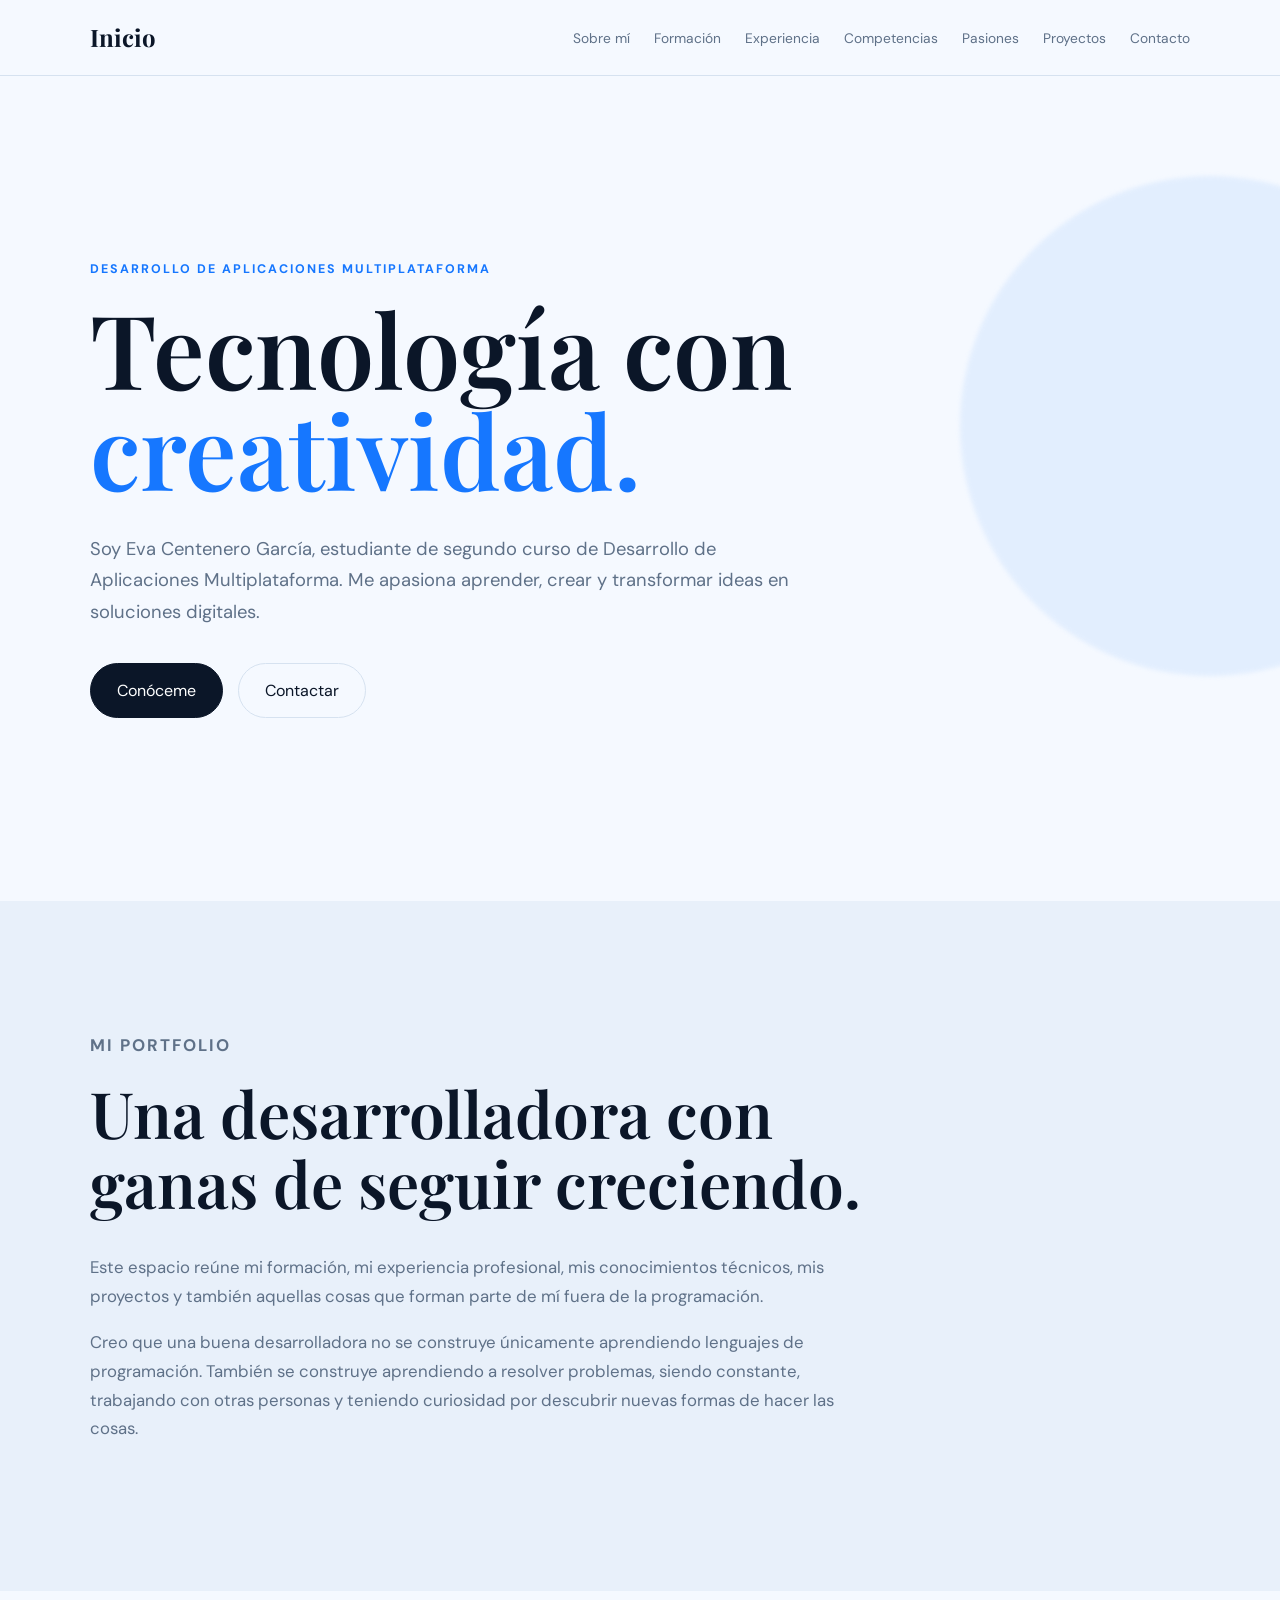
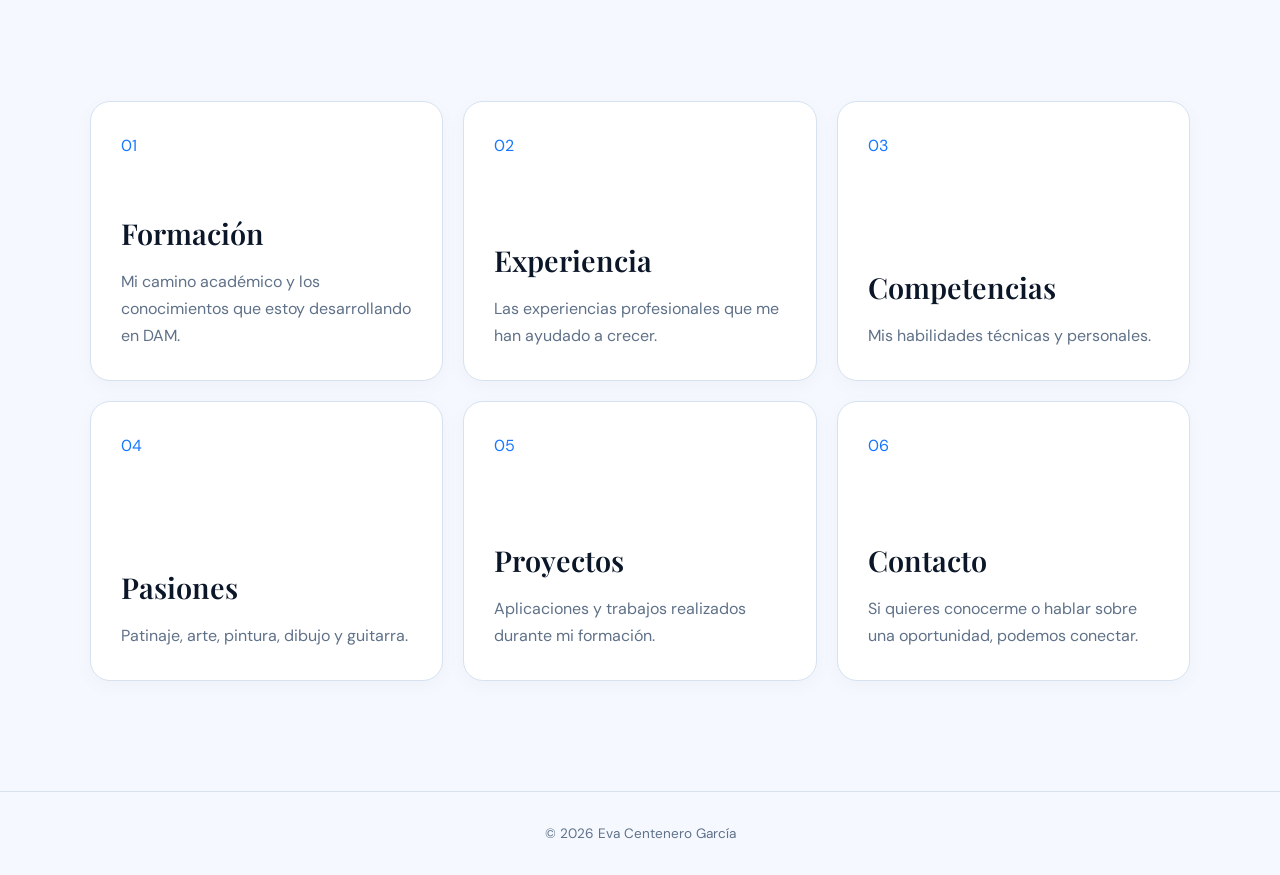
<file: index.html>
<!DOCTYPE html>
<html lang="es">
<head>
    <meta charset="UTF-8">
    <meta name="viewport" content="width=device-width, initial-scale=1.0">
    <meta name="description"
          content="Portfolio profesional de Eva, estudiante de Desarrollo de Aplicaciones Multiplataforma.">
    <title>Eva Centenero García | Desarrolladora de Aplicaciones</title>

    <link rel="stylesheet" href="css.css">
</head>

<body>

<header class="header">
    <nav class="nav container">

        <a href="index.html" class="logo">
            Inicio
        </a>

        <ul class="nav-links">
            <li><a href="sobre-mi.html">Sobre mí</a></li>
            <li><a href="formacion.html">Formación</a></li>
            <li><a href="experiencia.html">Experiencia</a></li>
            <li><a href="competencias.html">Competencias</a></li>
            <li><a href="pasiones.html">Pasiones</a></li>
            <li><a href="proyectos.html">Proyectos</a></li>
            <li><a href="contacto.html">Contacto</a></li>
        </ul>

    </nav>
</header>


<main>

    <section class="hero">

        <div class="hero-content container">

            <p class="eyebrow">
                DESARROLLO DE APLICACIONES MULTIPLATAFORMA
            </p>

            <h1>
                Tecnología con
                <span>creatividad.</span>
            </h1>

            <p class="hero-text">
                Soy Eva Centenero García, estudiante de segundo curso de Desarrollo
                de Aplicaciones Multiplataforma. Me apasiona aprender,
                crear y transformar ideas en soluciones digitales.
            </p>

            <div class="hero-buttons">

                <a href="sobre-mi.html" class="btn">
                    Conóceme
                </a>

                <a href="contacto.html" class="btn btn-outline">
                    Contactar
                </a>

            </div>

        </div>

    </section>


    <section class="intro-section">

        <div class="container">

            <p class="eyebrow">
                MI PORTFOLIO
            </p>

            <h2>
               Una desarrolladora con ganas de seguir creciendo.
            </h2>

            <p>
                Este espacio reúne mi formación, mi experiencia profesional,
                mis conocimientos técnicos, mis proyectos y también aquellas
                cosas que forman parte de mí fuera de la programación.
            </p>

            <p>
                Creo que una buena desarrolladora no se construye únicamente
                aprendiendo lenguajes de programación. También se construye
                aprendiendo a resolver problemas, siendo constante, trabajando
                con otras personas y teniendo curiosidad por descubrir nuevas
                formas de hacer las cosas.
            </p>

        </div>

    </section>


    <section class="home-cards">

        <div class="container">

            <div class="cards-grid">

                <a href="formacion.html" class="home-card">
                    <span>01</span>
                    <h3>Formación</h3>
                    <p>
                        Mi camino académico y los conocimientos que estoy
                        desarrollando en DAM.
                    </p>
                </a>


                <a href="experiencia.html" class="home-card">
                    <span>02</span>
                    <h3>Experiencia</h3>
                    <p>
                        Las experiencias profesionales que me han ayudado
                        a crecer.
                    </p>
                </a>


                <a href="competencias.html" class="home-card">
                    <span>03</span>
                    <h3>Competencias</h3>
                    <p>
                        Mis habilidades técnicas y personales.
                    </p>
                </a>


                <a href="pasiones.html" class="home-card">
                    <span>04</span>
                    <h3>Pasiones</h3>
                    <p>
                        Patinaje, arte, pintura, dibujo y guitarra.
                    </p>
                </a>


                <a href="proyectos.html" class="home-card">
                    <span>05</span>
                    <h3>Proyectos</h3>
                    <p>
                        Aplicaciones y trabajos realizados durante mi formación.
                    </p>
                </a>


                <a href="contacto.html" class="home-card">
                    <span>06</span>
                    <h3>Contacto</h3>
                    <p>
                        Si quieres conocerme o hablar sobre una oportunidad,
                        podemos conectar.
                    </p>
                </a>

            </div>

        </div>

    </section>

</main>


<footer class="footer">
    <p>© 2026 Eva Centenero García</p>
</footer>

</body>
</html>
</file>
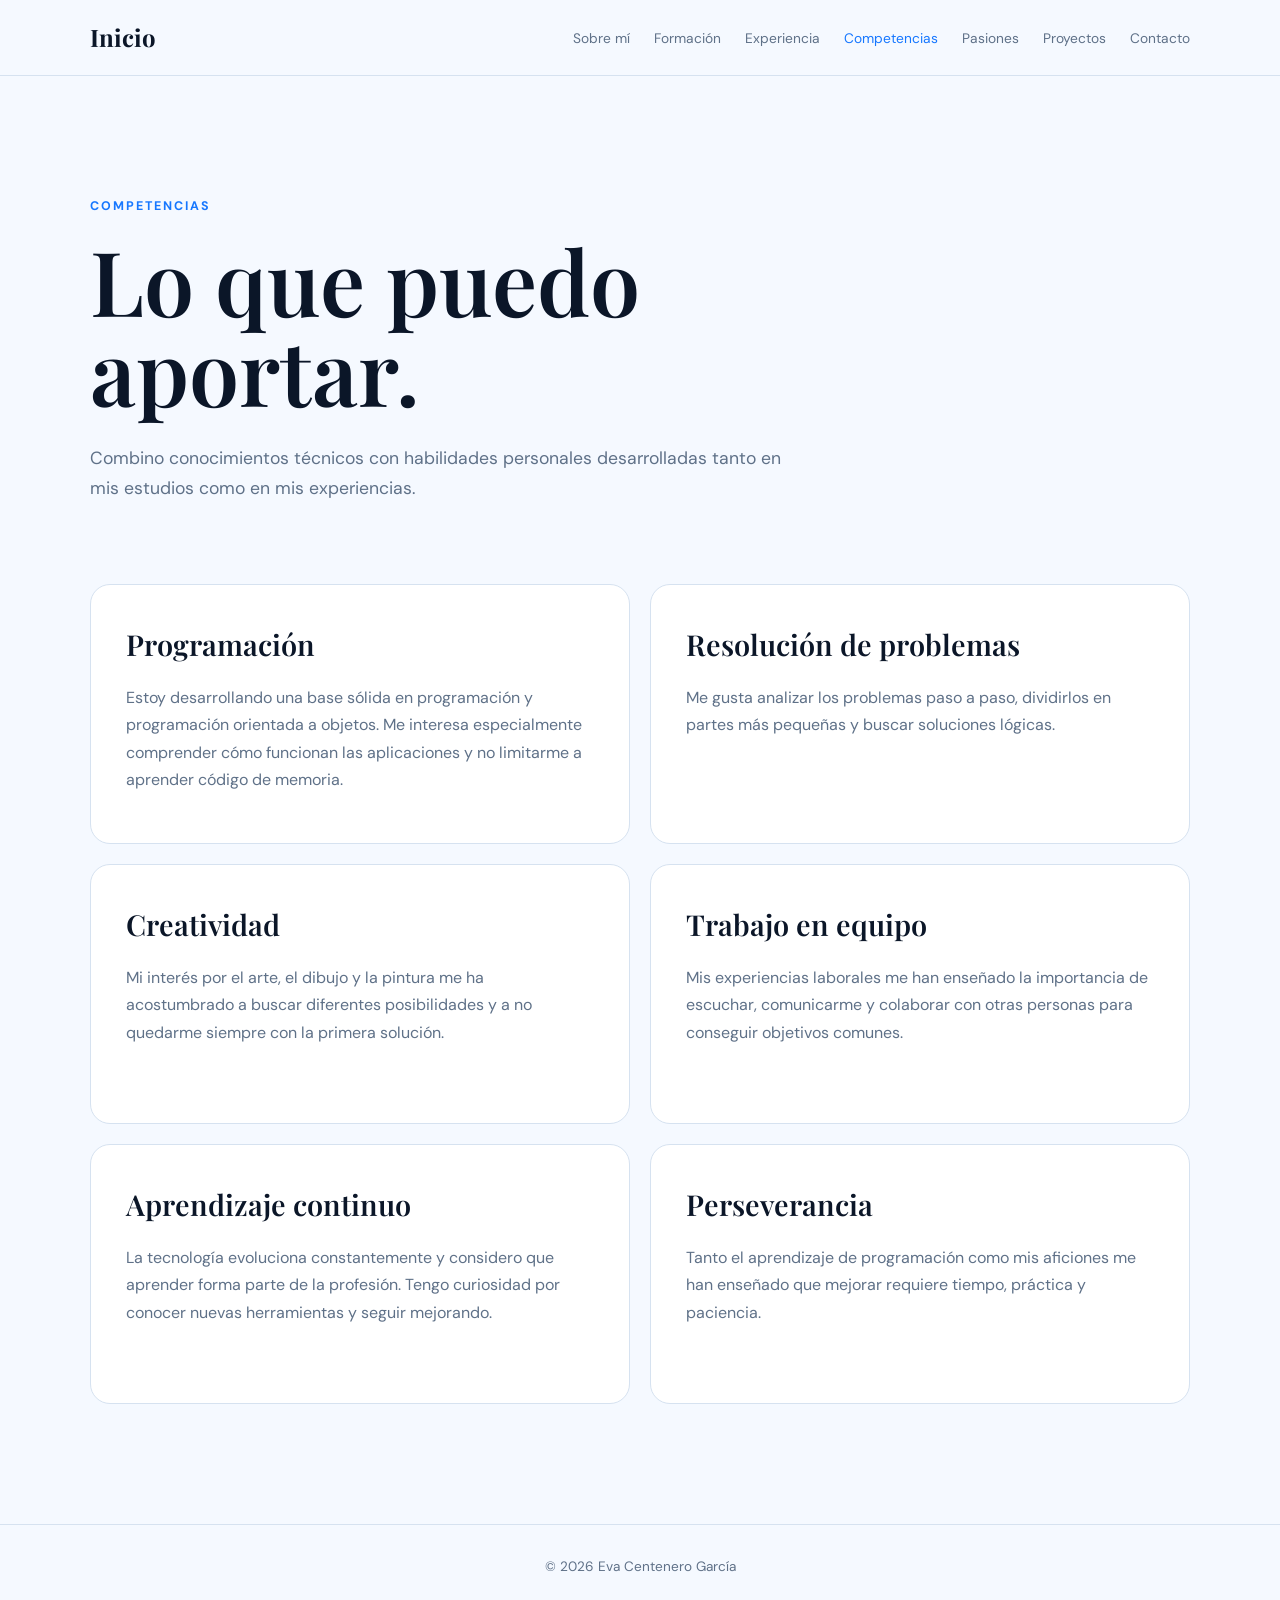
<file: competencias.html>
<!DOCTYPE html>
<html lang="es">

<head>
    <meta charset="UTF-8">
    <meta name="viewport" content="width=device-width, initial-scale=1.0">

    <title>Competencias | Eva Centenero</title>

    <link rel="stylesheet" href="css.css">
</head>

<body>

<header class="header">

    <nav class="nav container">

        <a href="index.html" class="logo">Inicio</a>

        <ul class="nav-links">
            <li><a href="sobre-mi.html">Sobre mí</a></li>
            <li><a href="formacion.html">Formación</a></li>
            <li><a href="experiencia.html">Experiencia</a></li>
            <li><a class="active" href="competencias.html">Competencias</a></li>
            <li><a href="pasiones.html">Pasiones</a></li>
            <li><a href="proyectos.html">Proyectos</a></li>
            <li><a href="contacto.html">Contacto</a></li>
        </ul>

    </nav>

</header>


<main class="page">

    <section class="page-header container">

        <p class="eyebrow">COMPETENCIAS</p>

        <h1>
            Lo que puedo<br>
            aportar.
        </h1>

        <p>
            Combino conocimientos técnicos con habilidades personales
            desarrolladas tanto en mis estudios como en mis experiencias.
        </p>

    </section>


    <section class="competence-section container">

        <div class="competence-grid">

            <article class="competence-card">

                <h2>Programación</h2>

                <p>
                    Estoy desarrollando una base sólida en programación y
                    programación orientada a objetos. Me interesa especialmente
                    comprender cómo funcionan las aplicaciones y no limitarme
                    a aprender código de memoria.
                </p>

            </article>


            <article class="competence-card">

                <h2>Resolución de problemas</h2>

                <p>
                    Me gusta analizar los problemas paso a paso, dividirlos
                    en partes más pequeñas y buscar soluciones lógicas.
                  
                </p>

            </article>


            <article class="competence-card">

                <h2>Creatividad</h2>

                <p>
                    Mi interés por el arte, el dibujo y la pintura me ha
                    acostumbrado a buscar diferentes posibilidades y a no
                    quedarme siempre con la primera solución.
                </p>

            </article>


            <article class="competence-card">

                <h2>Trabajo en equipo</h2>

                <p>
                    Mis experiencias laborales me han enseñado la importancia
                    de escuchar, comunicarme y colaborar con otras personas
                    para conseguir objetivos comunes.
                </p>

            </article>


            <article class="competence-card">

                <h2>Aprendizaje continuo</h2>

                <p>
                    La tecnología evoluciona constantemente y considero que
                    aprender forma parte de la profesión. Tengo curiosidad
                    por conocer nuevas herramientas y seguir mejorando.
                </p>

            </article>


            <article class="competence-card">

                <h2>Perseverancia</h2>

                <p>
                    Tanto el aprendizaje de programación como mis aficiones
                    me han enseñado que mejorar requiere tiempo, práctica y
                    paciencia.
                </p>

            </article>

        </div>

    </section>

</main>


<footer class="footer">
    <p>© 2026 Eva Centenero García</p>
</footer>

</body>
</html>
</file>
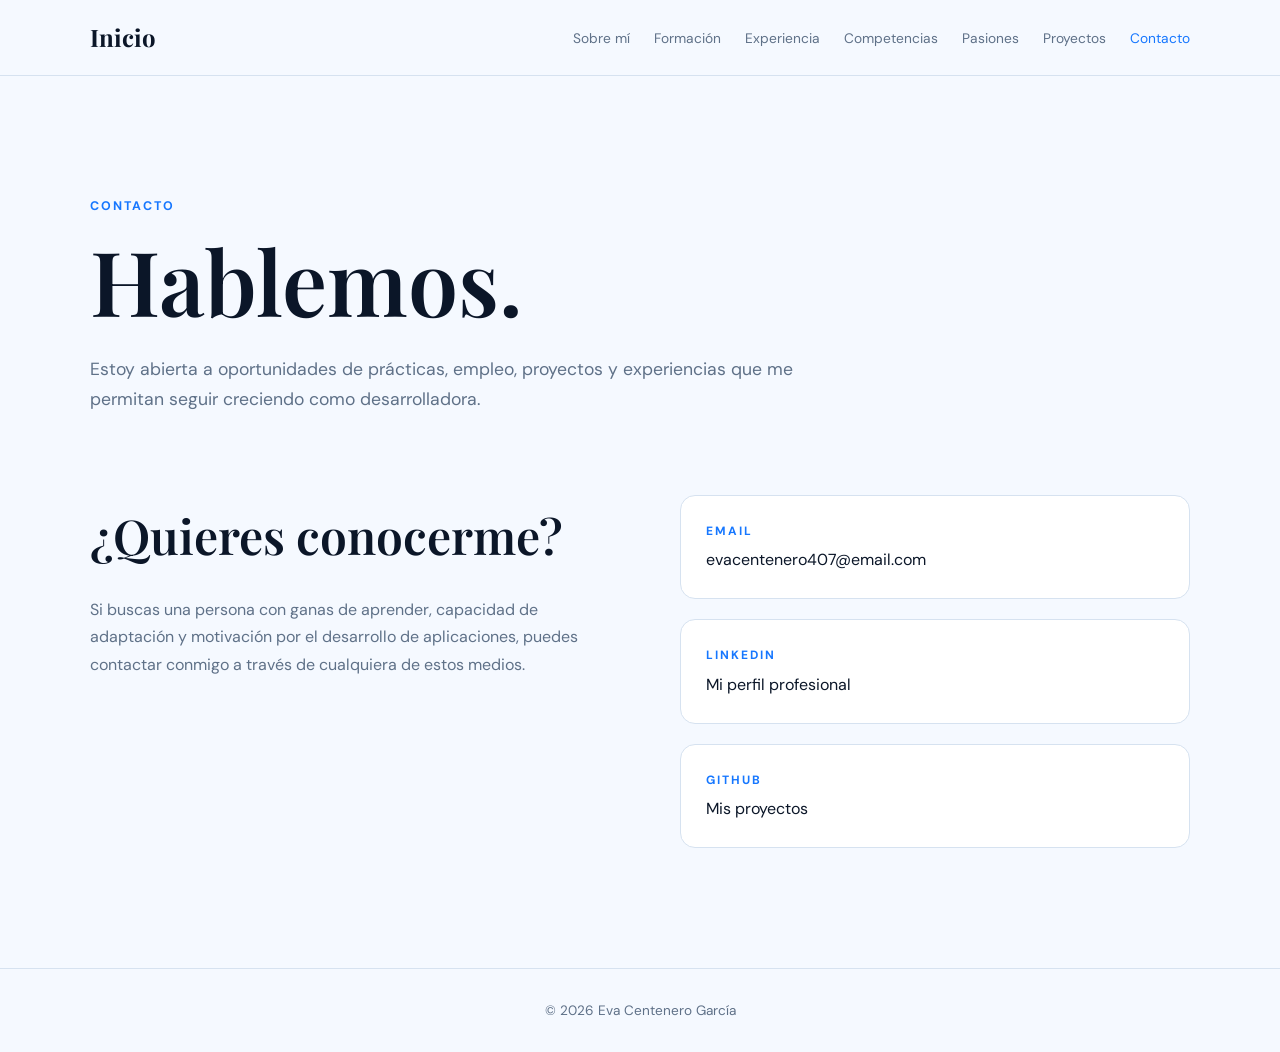
<file: contacto.html>
<!DOCTYPE html>
<html lang="es">

<head>
    <meta charset="UTF-8">
    <meta name="viewport" content="width=device-width, initial-scale=1.0">

    <title>Contacto | Eva Centenero</title>

    <link rel="stylesheet" href="css.css">
</head>

<body>

<header class="header">

    <nav class="nav container">

        <a href="index.html" class="logo">Inicio</a>

        <ul class="nav-links">
            <li><a href="sobre-mi.html">Sobre mí</a></li>
            <li><a href="formacion.html">Formación</a></li>
            <li><a href="experiencia.html">Experiencia</a></li>
            <li><a href="competencias.html">Competencias</a></li>
            <li><a href="pasiones.html">Pasiones</a></li>
            <li><a href="proyectos.html">Proyectos</a></li>
            <li><a class="active" href="contacto.html">Contacto</a></li>
        </ul>

    </nav>

</header>


<main class="page contact-page">

    <section class="page-header container">

        <p class="eyebrow">CONTACTO</p>

        <h1>
            Hablemos.
        </h1>

        <p>
            Estoy abierta a oportunidades de prácticas, empleo, proyectos
            y experiencias que me permitan seguir creciendo como desarrolladora.
        </p>

    </section>


    <section class="contact-content container">

        <div>

            <h2>
                ¿Quieres conocerme?
            </h2>

            <p>
                Si buscas una persona con ganas de aprender, capacidad de
                adaptación y motivación por el desarrollo de aplicaciones,
                puedes contactar conmigo a través de cualquiera de estos
                medios.
            </p>

        </div>


        <div class="contact-links">

            <a href="mailto:evacentenero407@email.com">
                <span>Email</span>
                evacentenero407@email.com
            </a>

            <a href="https://www.linkedin.com/in/eva-centenero-35bbb1386/" target="_blank">
                <span>LinkedIn</span>
                Mi perfil profesional
            </a>

            <a href="https://github.com/" target="_blank">
                <span>GitHub</span>
                Mis proyectos
            </a>

        </div>

    </section>

</main>


<footer class="footer">
    <p>© 2026 Eva Centenero García</p>
</footer>

</body>
</html>
</file>
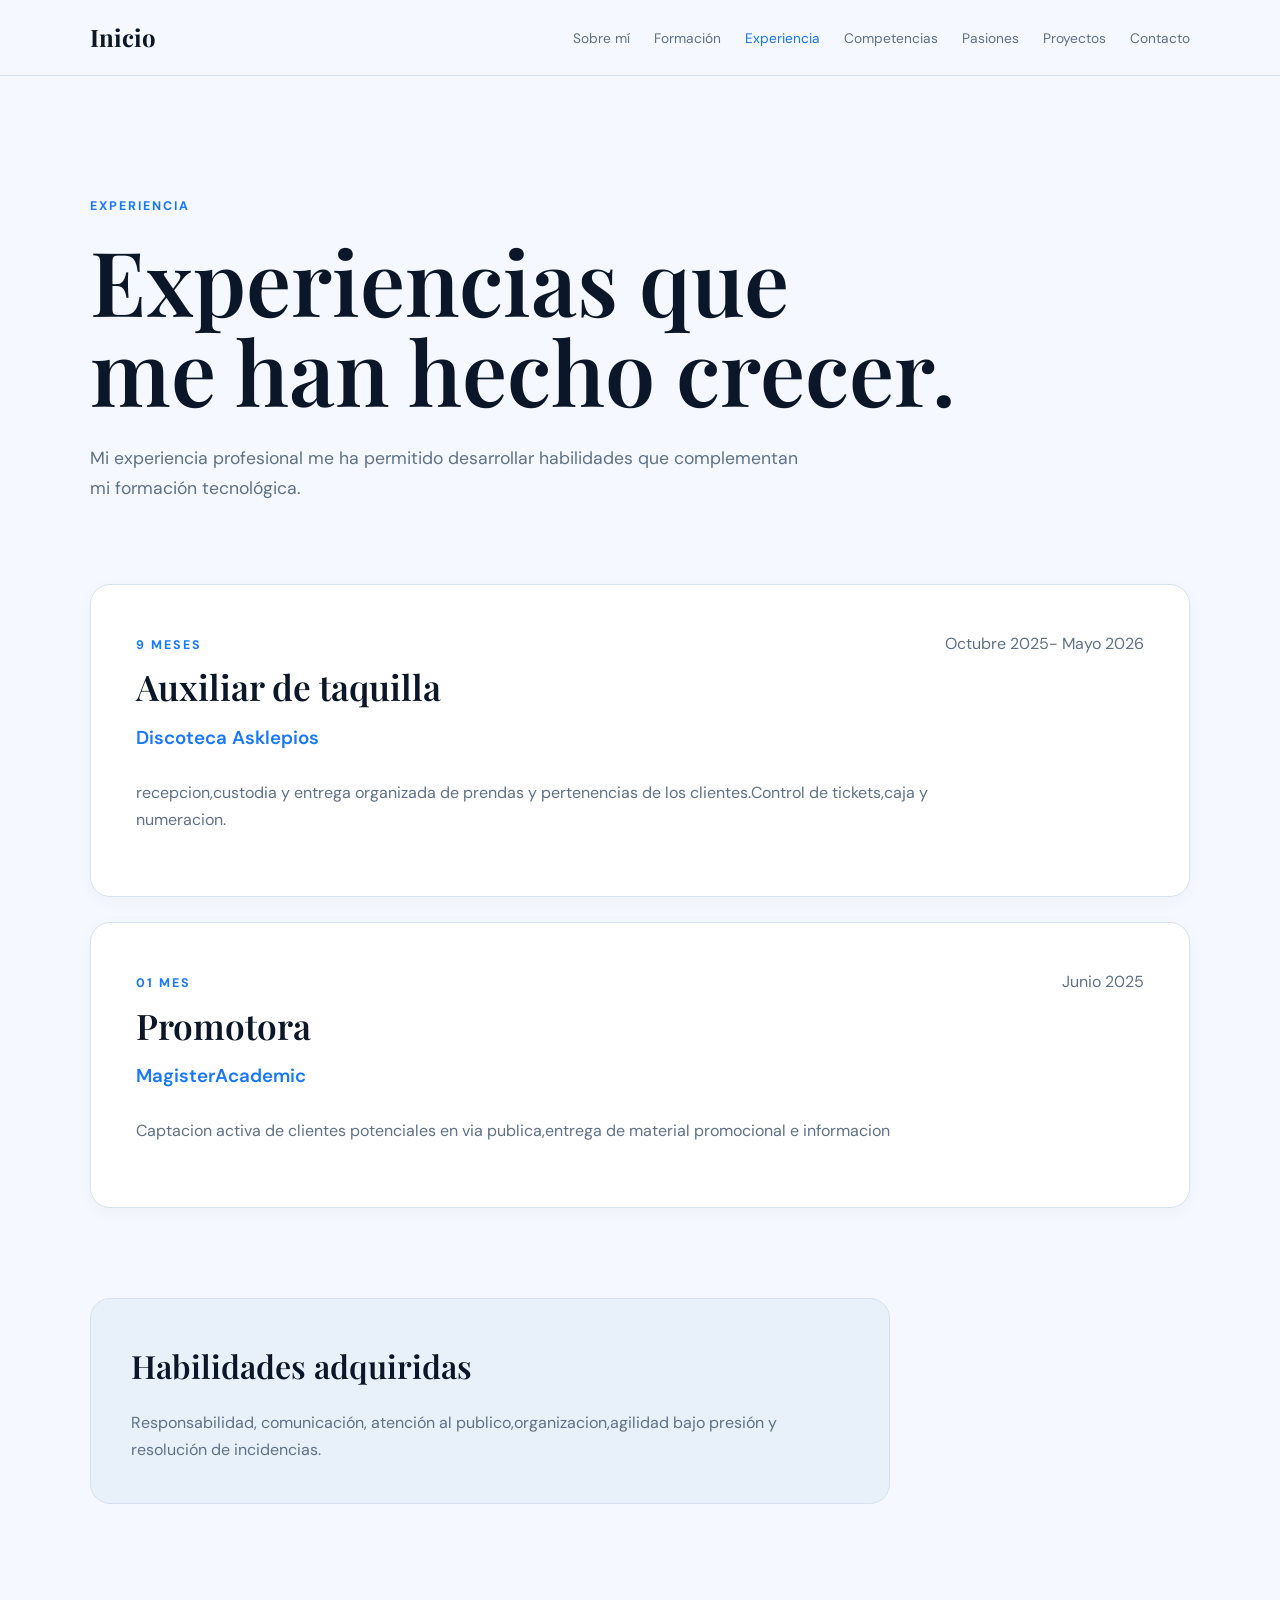
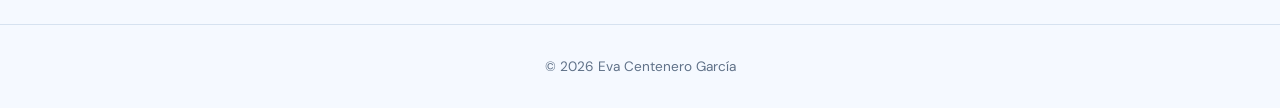
<file: experiencia.html>
<!DOCTYPE html>
<html lang="es">

<head>
    <meta charset="UTF-8">
    <meta name="viewport" content="width=device-width, initial-scale=1.0">

    <title>Experiencia | Eva Centenero</title>

    <link rel="stylesheet" href="css.css">
</head>

<body>

<header class="header">

    <nav class="nav container">

        <a href="index.html" class="logo">Inicio</a>

        <ul class="nav-links">
            <li><a href="sobre-mi.html">Sobre mí</a></li>
            <li><a href="formacion.html">Formación</a></li>
            <li><a class="active" href="experiencia.html">Experiencia</a></li>
            <li><a href="competencias.html">Competencias</a></li>
            <li><a href="pasiones.html">Pasiones</a></li>
            <li><a href="proyectos.html">Proyectos</a></li>
            <li><a href="contacto.html">Contacto</a></li>
        </ul>

    </nav>

</header>


<main class="page">

    <section class="page-header container">

        <p class="eyebrow">EXPERIENCIA</p>

        <h1>
            Experiencias que<br>
            me han hecho crecer.
        </h1>

        <p>
            Mi experiencia profesional me ha permitido desarrollar habilidades
            que complementan mi formación tecnológica.
        </p>

    </section>


    <section class="content-section container">

        <article class="experience">

            <div class="experience-top">

                <div>
                    <span class="eyebrow">9 MESES</span>

                    <h2>
                        Auxiliar de taquilla
                    </h2>

                    <h3>
                        Discoteca Asklepios
                    </h3>
                </div>

                <span class="experience-date">
                    Octubre 2025- Mayo 2026
                </span>

            </div>


            <p>
            recepcion,custodia y entrega organizada de prendas y pertenencias de los clientes.Control de tickets,caja y numeracion.
            </p>

        </article>


        <article class="experience">

            <div class="experience-top">

                <div>
                    <span class="eyebrow">01 MES</span>

                    <h2>
                        Promotora
                    </h2>

                    <h3>
                        MagisterAcademic
                    </h3>
                </div>

                <span class="experience-date">
                    Junio 2025
                </span>

            </div>

       
            <p>
               Captacion activa de clientes potenciales en via publica,entrega de material promocional e informacion 
            </p>

        </article>


        <div class="skills-text">

            <h2>
                Habilidades adquiridas
            </h2>

            <p>
                Responsabilidad, comunicación, atención al publico,organizacion,agilidad bajo presión y resolución de incidencias.

        </div>

    </section>

</main>


<footer class="footer">
    <p>© 2026 Eva Centenero García</p>
</footer>

</body>
</html>
</file>
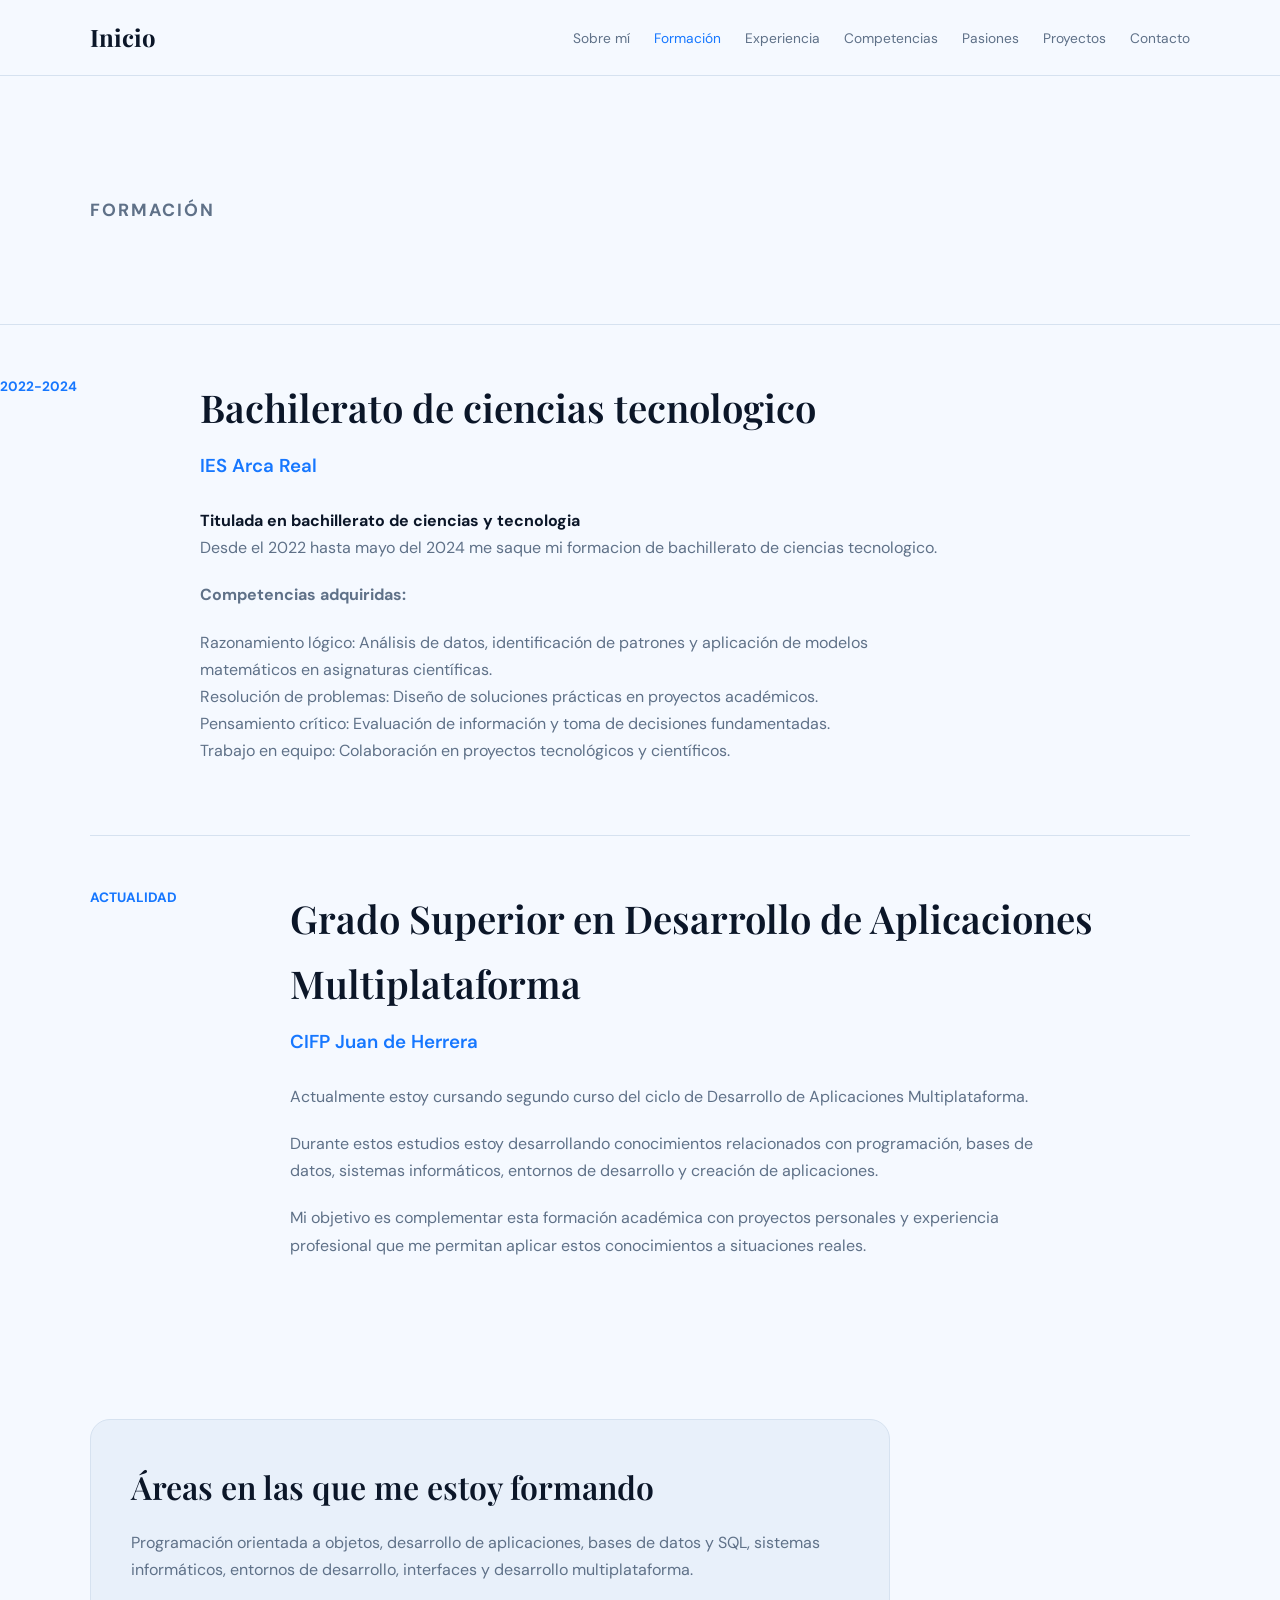
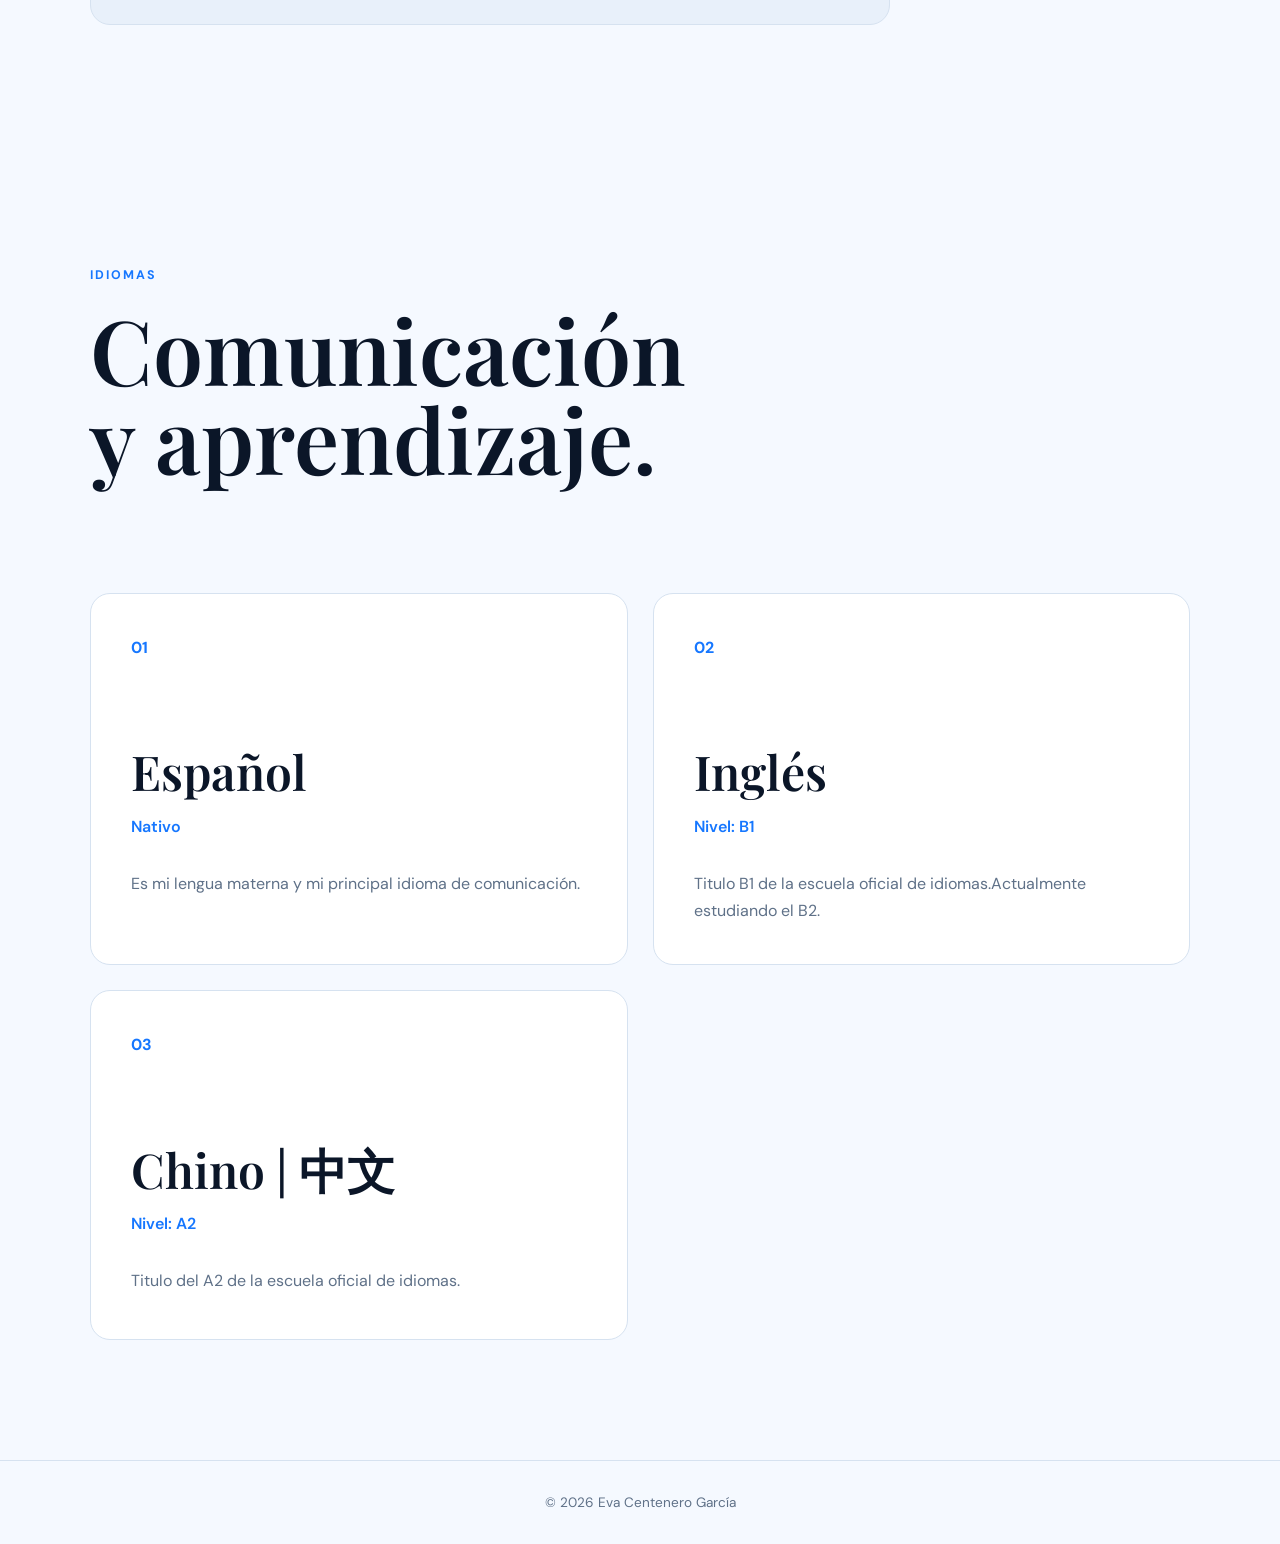
<file: formacion.html>
<!DOCTYPE html>
<html lang="es">

<head>
    <meta charset="UTF-8">
    <meta name="viewport" content="width=device-width, initial-scale=1.0">

    <title>Formación | Eva Centenero</title>

    <link rel="stylesheet" href="css.css">
</head>

<body>

    <header class="header">

        <nav class="nav container">

            <a href="index.html" class="logo">Inicio</a>

            <ul class="nav-links">
                <li><a href="sobre-mi.html">Sobre mí</a></li>
                <li><a class="active" href="formacion.html">Formación</a></li>
                <li><a href="experiencia.html">Experiencia</a></li>
                <li><a href="competencias.html">Competencias</a></li>
                <li><a href="pasiones.html">Pasiones</a></li>
                <li><a href="proyectos.html">Proyectos</a></li>
                <li><a href="contacto.html">Contacto</a></li>
            </ul>

        </nav>

    </header>


    <main class="page">

        <section class="page-header container">

            <p class="eyebrow">FORMACIÓN</p>

           

        </section>

        <article class="timeline-item">

            <span class="timeline-date">
                2022-2024
            </span>

            <div>

                <h2>
                    Bachilerato de ciencias tecnologico
                </h2>

                <h3>
                    IES Arca Real
                </h3>
                <h4>Titulada en bachillerato de ciencias y tecnologia</h4>


                <p>
                    Desde el 2022 hasta mayo del 2024 me saque mi formacion de bachillerato de ciencias tecnologico.
                </p>
                <p><b>Competencias adquiridas:</b></p>
                <p>Razonamiento lógico: Análisis de datos, identificación de patrones y aplicación de modelos
                    matemáticos en asignaturas científicas.<br>
                    Resolución de problemas: Diseño de soluciones prácticas en proyectos académicos.<br>
                    Pensamiento crítico: Evaluación de información y toma de decisiones fundamentadas.<br>
                    Trabajo en equipo: Colaboración en proyectos tecnológicos y científicos.</p>


            </div>

        </article>
        <section class="content-section container">

            <article class="timeline-item">

                <span class="timeline-date">
                    ACTUALIDAD
                </span>

                <div>

                    <h2>
                        Grado Superior en Desarrollo de
                        Aplicaciones Multiplataforma
                    </h2>

                    <h3>
                        CIFP Juan de Herrera
                    </h3>

                    <p>
                        Actualmente estoy cursando segundo curso del ciclo de
                        Desarrollo de Aplicaciones Multiplataforma.
                    </p>

                    <p>
                        Durante estos estudios estoy desarrollando conocimientos
                        relacionados con programación, bases de datos, sistemas
                        informáticos, entornos de desarrollo y creación de
                        aplicaciones.
                    </p>

                    <p>
                        Mi objetivo es complementar esta formación académica con
                        proyectos personales y experiencia profesional que me
                        permitan aplicar estos conocimientos a situaciones reales.
                    </p>

                </div>

            </article>


            <div class="skills-text">

                <h2>
                    Áreas en las que me estoy formando
                </h2>

                <p>
                    Programación orientada a objetos, desarrollo de aplicaciones,
                    bases de datos y SQL, sistemas informáticos, entornos de
                    desarrollo, interfaces y desarrollo multiplataforma.
                </p>

            </div>

        </section>

        <section class="page-header container">

            <p class="eyebrow">IDIOMAS</p>

            <h1>
                Comunicación<br>
                y aprendizaje.
            </h1>


        </section>


        <section class="languages-page container">

            <article class="language-big">

                <span>01</span>

                <h2>Español</h2>

                <p>Nativo</p>

                <div class="language-description">
                    Es mi lengua materna y mi principal idioma de comunicación.
                </div>

            </article>


            <article class="language-big">

                <span>02</span>

                <h2>Inglés</h2>

                <p>Nivel: B1 </p>

                <div class="language-description">
                    Titulo B1 de la escuela oficial de idiomas.Actualmente estudiando el B2.
                </div>

            </article>
            <article class="language-big">

                <span>03</span>

                <h2>Chino | 中文 </h2>

                <p>Nivel: A2 </p>

                <div class="language-description">
                    Titulo del A2 de la escuela oficial de idiomas.
                </div>

            </article>
        </section>
    </main>


    <footer class="footer">
        <p>© 2026 Eva Centenero García</p>
    </footer>

</body>

</html>
</file>
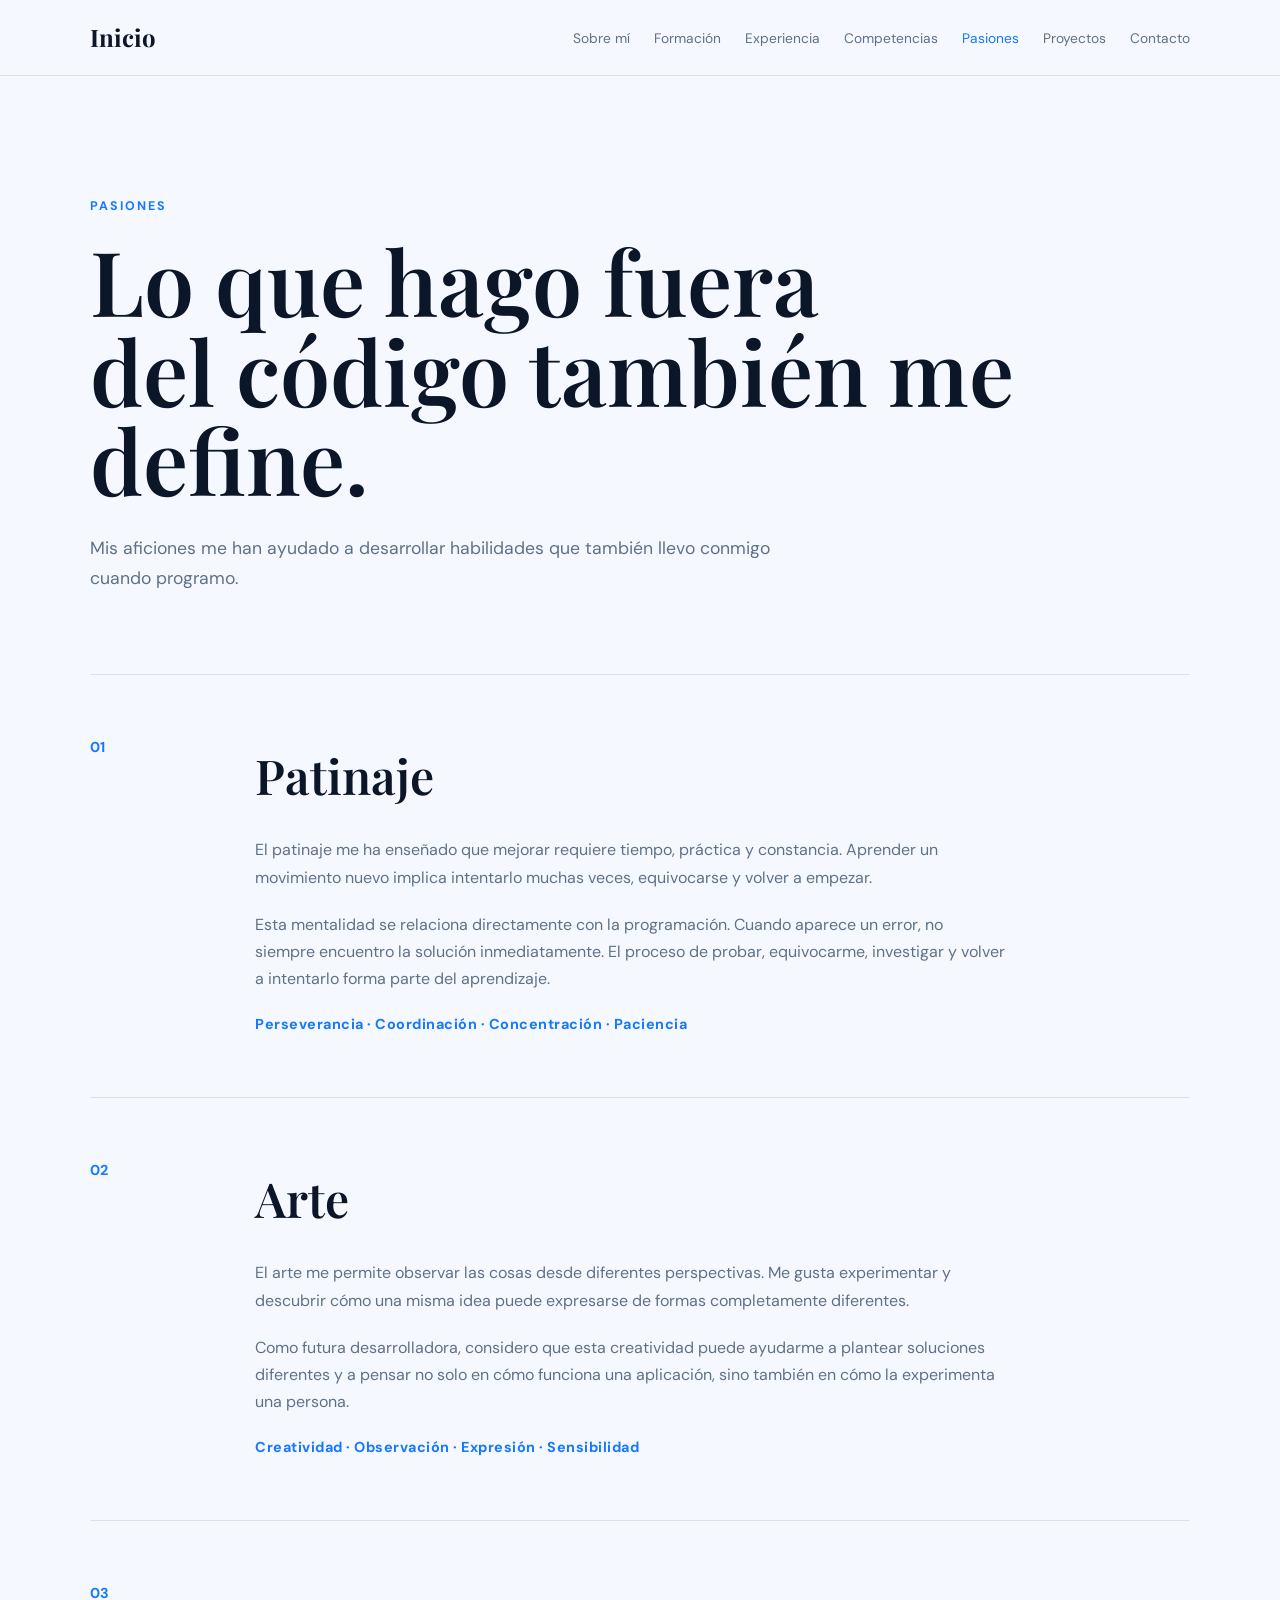
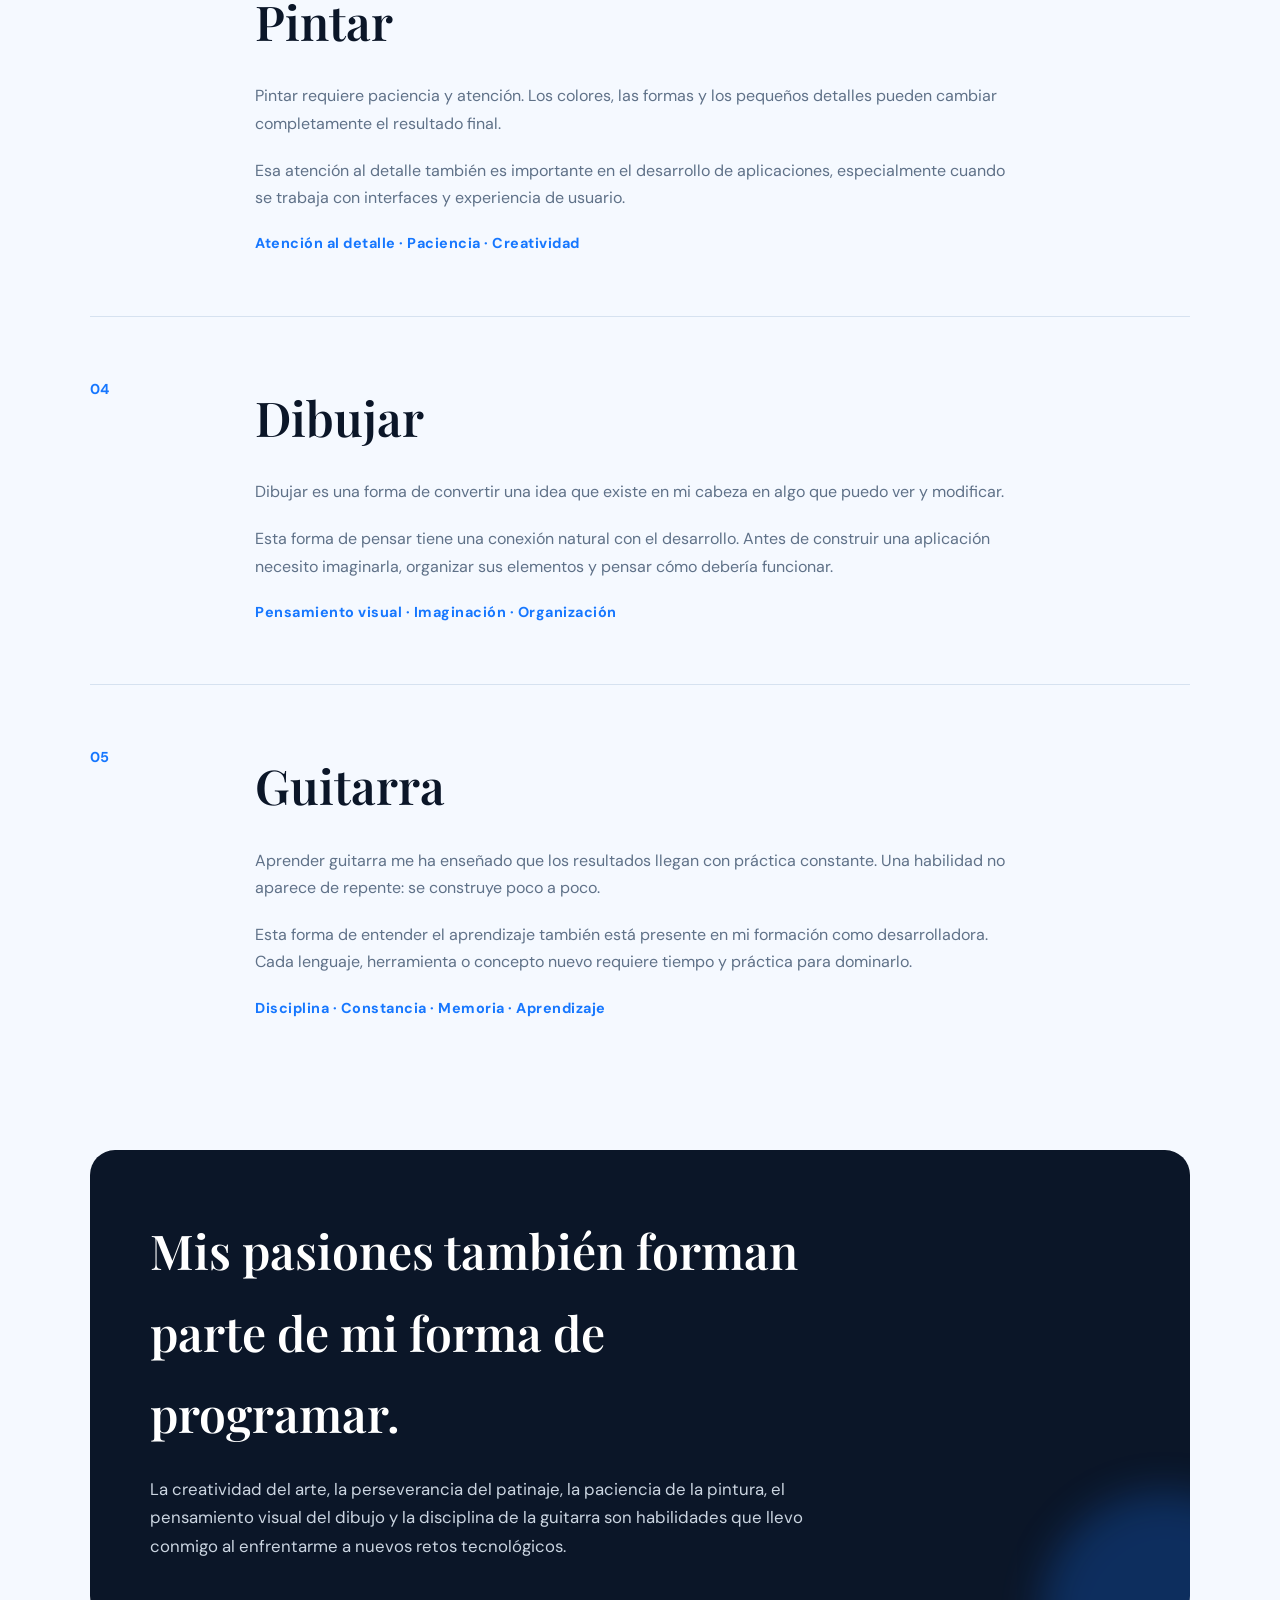
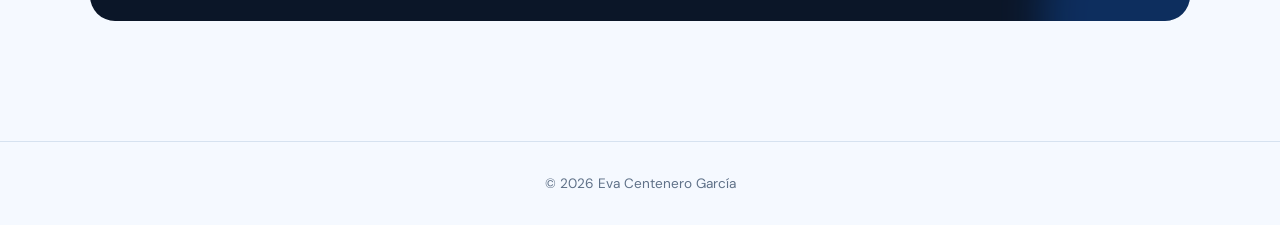
<file: pasiones.html>
<!DOCTYPE html>
<html lang="es">

<head>
    <meta charset="UTF-8">
    <meta name="viewport" content="width=device-width, initial-scale=1.0">

    <title>Pasiones | Eva Centenero Garcia</title>

    <link rel="stylesheet" href="css.css">
</head>

<body>

<header class="header">

    <nav class="nav container">

        <a href="index.html" class="logo">Inicio</a>

        <ul class="nav-links">
            <li><a href="sobre-mi.html">Sobre mí</a></li>
            <li><a href="formacion.html">Formación</a></li>
            <li><a href="experiencia.html">Experiencia</a></li>
            <li><a href="competencias.html">Competencias</a></li>
            <li><a class="active" href="pasiones.html">Pasiones</a></li>
            <li><a href="proyectos.html">Proyectos</a></li>
            <li><a href="contacto.html">Contacto</a></li>
        </ul>

    </nav>

</header>


<main class="page">

    <section class="page-header container">

        <p class="eyebrow">PASIONES</p>

        <h1>
            Lo que hago fuera<br>
            del código también me define.
        </h1>

        <p>
            Mis aficiones me han ayudado a desarrollar habilidades que
            también llevo conmigo cuando programo.
        </p>

    </section>


    <section class="passions-page container">

        <article class="passion-large">

            <div class="passion-number">01</div>

            <div>

                <h2>Patinaje</h2>

                <p>
                    El patinaje me ha enseñado que mejorar requiere tiempo,
                    práctica y constancia. Aprender un movimiento nuevo
                    implica intentarlo muchas veces, equivocarse y volver
                    a empezar.
                </p>

                <p>
                    Esta mentalidad se relaciona directamente con la
                    programación. Cuando aparece un error, no siempre
                    encuentro la solución inmediatamente. El proceso de
                    probar, equivocarme, investigar y volver a intentarlo
                    forma parte del aprendizaje.
                </p>

                <strong>
                    Perseverancia · Coordinación · Concentración · Paciencia
                </strong>

            </div>

        </article>


        <article class="passion-large">

            <div class="passion-number">02</div>

            <div>

                <h2>Arte</h2>

                <p>
                    El arte me permite observar las cosas desde diferentes
                    perspectivas. Me gusta experimentar y descubrir cómo
                    una misma idea puede expresarse de formas completamente
                    diferentes.
                </p>

                <p>
                    Como futura desarrolladora, considero que esta creatividad
                    puede ayudarme a plantear soluciones diferentes y a
                    pensar no solo en cómo funciona una aplicación, sino
                    también en cómo la experimenta una persona.
                </p>

                <strong>
                    Creatividad · Observación · Expresión · Sensibilidad
                </strong>

            </div>

        </article>


        <article class="passion-large">

            <div class="passion-number">03</div>

            <div>

                <h2>Pintar</h2>

                <p>
                    Pintar requiere paciencia y atención. Los colores,
                    las formas y los pequeños detalles pueden cambiar
                    completamente el resultado final.
                </p>

                <p>
                    Esa atención al detalle también es importante en el
                    desarrollo de aplicaciones, especialmente cuando se
                    trabaja con interfaces y experiencia de usuario.
                </p>

                <strong>
                    Atención al detalle · Paciencia · Creatividad
                </strong>

            </div>

        </article>


        <article class="passion-large">

            <div class="passion-number">04</div>

            <div>

                <h2>Dibujar</h2>

                <p>
                    Dibujar es una forma de convertir una idea que existe
                    en mi cabeza en algo que puedo ver y modificar.
                </p>

                <p>
                    Esta forma de pensar tiene una conexión natural con el
                    desarrollo. Antes de construir una aplicación necesito
                    imaginarla, organizar sus elementos y pensar cómo
                    debería funcionar.
                </p>

                <strong>
                    Pensamiento visual · Imaginación · Organización
                </strong>

            </div>

        </article>


        <article class="passion-large">

            <div class="passion-number">05</div>

            <div>

                <h2>Guitarra</h2>

                <p>
                    Aprender guitarra me ha enseñado que los resultados
                    llegan con práctica constante. Una habilidad no aparece
                    de repente: se construye poco a poco.
                </p>

                <p>
                    Esta forma de entender el aprendizaje también está
                    presente en mi formación como desarrolladora. Cada
                    lenguaje, herramienta o concepto nuevo requiere tiempo
                    y práctica para dominarlo.
                </p>

                <strong>
                    Disciplina · Constancia · Memoria · Aprendizaje
                </strong>

            </div>

        </article>


        <div class="passions-conclusion">

            <h2>
                Mis pasiones también forman
                parte de mi forma de programar.
            </h2>

            <p>
                La creatividad del arte, la perseverancia del patinaje,
                la paciencia de la pintura, el pensamiento visual del dibujo
                y la disciplina de la guitarra son habilidades que llevo
                conmigo al enfrentarme a nuevos retos tecnológicos.
            </p>

        </div>

    </section>

</main>


<footer class="footer">
    <p>© 2026 Eva Centenero García</p>
</footer>

</body>
</html>
</file>
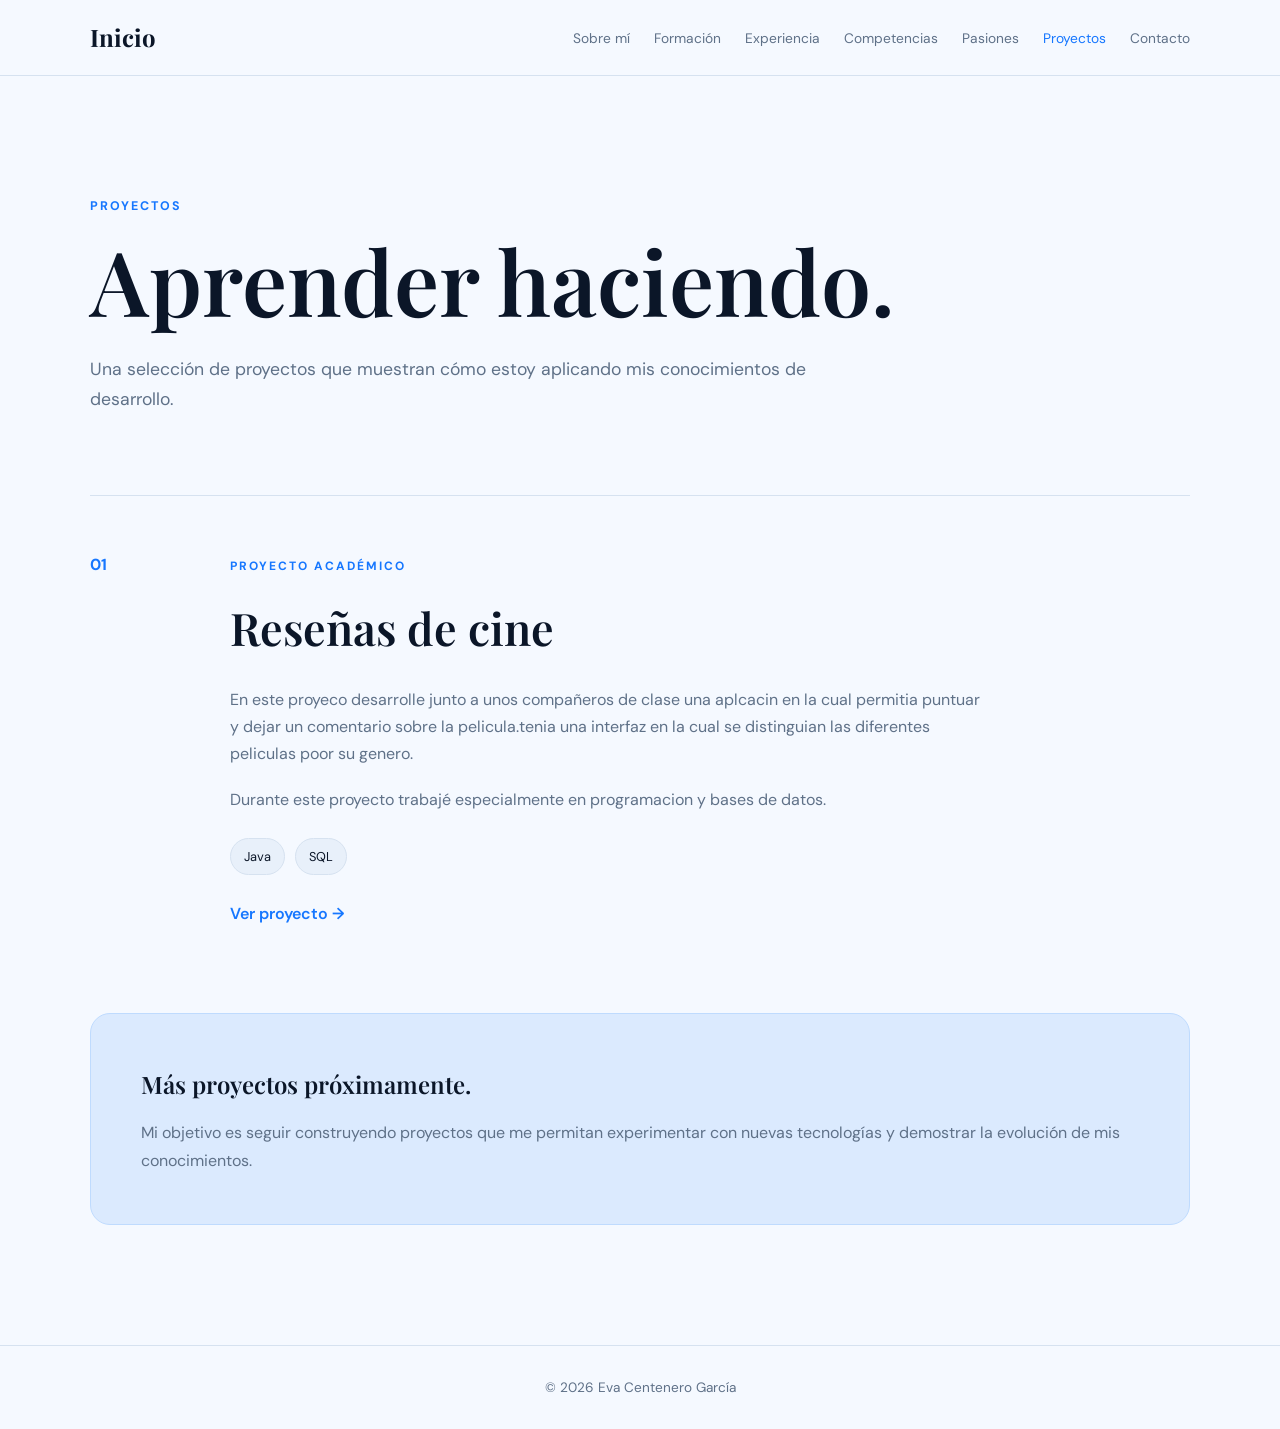
<file: proyectos.html>
<!DOCTYPE html>
<html lang="es">

<head>
    <meta charset="UTF-8">
    <meta name="viewport" content="width=device-width, initial-scale=1.0">

    <title>Proyectos | [Tu nombre]</title>

    <link rel="stylesheet" href="css.css">
</head>

<body>

<header class="header">

    <nav class="nav container">

        <a href="index.html" class="logo">Inicio</a>

        <ul class="nav-links">
            <li><a href="sobre-mi.html">Sobre mí</a></li>
            <li><a href="formacion.html">Formación</a></li>
            <li><a href="experiencia.html">Experiencia</a></li>
            <li><a href="competencias.html">Competencias</a></li>
            <li><a href="pasiones.html">Pasiones</a></li>
            <li><a class="active" href="proyectos.html">Proyectos</a></li>
            <li><a href="contacto.html">Contacto</a></li>
        </ul>

    </nav>

</header>


<main class="page">

    <section class="page-header container">

        <p class="eyebrow">PROYECTOS</p>

        <h1>
            Aprender haciendo.
        </h1>

        <p>
            Una selección de proyectos que muestran cómo estoy aplicando
            mis conocimientos de desarrollo.
        </p>

    </section>


    <section class="projects container">

        <article class="project">

            <div class="project-number">
                01
            </div>

            <div>

                <span class="project-type">
                    PROYECTO ACADÉMICO
                </span>

                <h2>
                    Reseñas de cine
                </h2>

                <p>
                   En este proyeco desarrolle junto a unos compañeros de clase una aplcacin en la cual permitia puntuar y dejar un comentario sobre la pelicula.tenia una interfaz en la cual se distinguian las diferentes peliculas poor su genero.
                </p>

                <p>
                    Durante este proyecto trabajé especialmente en
                    programacion y bases de datos.
                   
                </p>

                <div class="technologies">
                    <span>Java</span>
                    <span>SQL</span>
                    
                </div>

                <a href="https://github.com/Pablocux/Proyecto_Resenias.git" class="project-link">
                    Ver proyecto →
                </a>

            </div>

        </article>


       


        <div class="project-note">

            <h2>
                Más proyectos próximamente.
            </h2>

            <p>
                Mi objetivo es seguir construyendo proyectos que me permitan
                experimentar con nuevas tecnologías y demostrar la evolución
                de mis conocimientos.
            </p>

        </div>

    </section>

</main>


<footer class="footer">
    <p>© 2026 Eva Centenero García</p>
</footer>

</body>
</html>
</file>
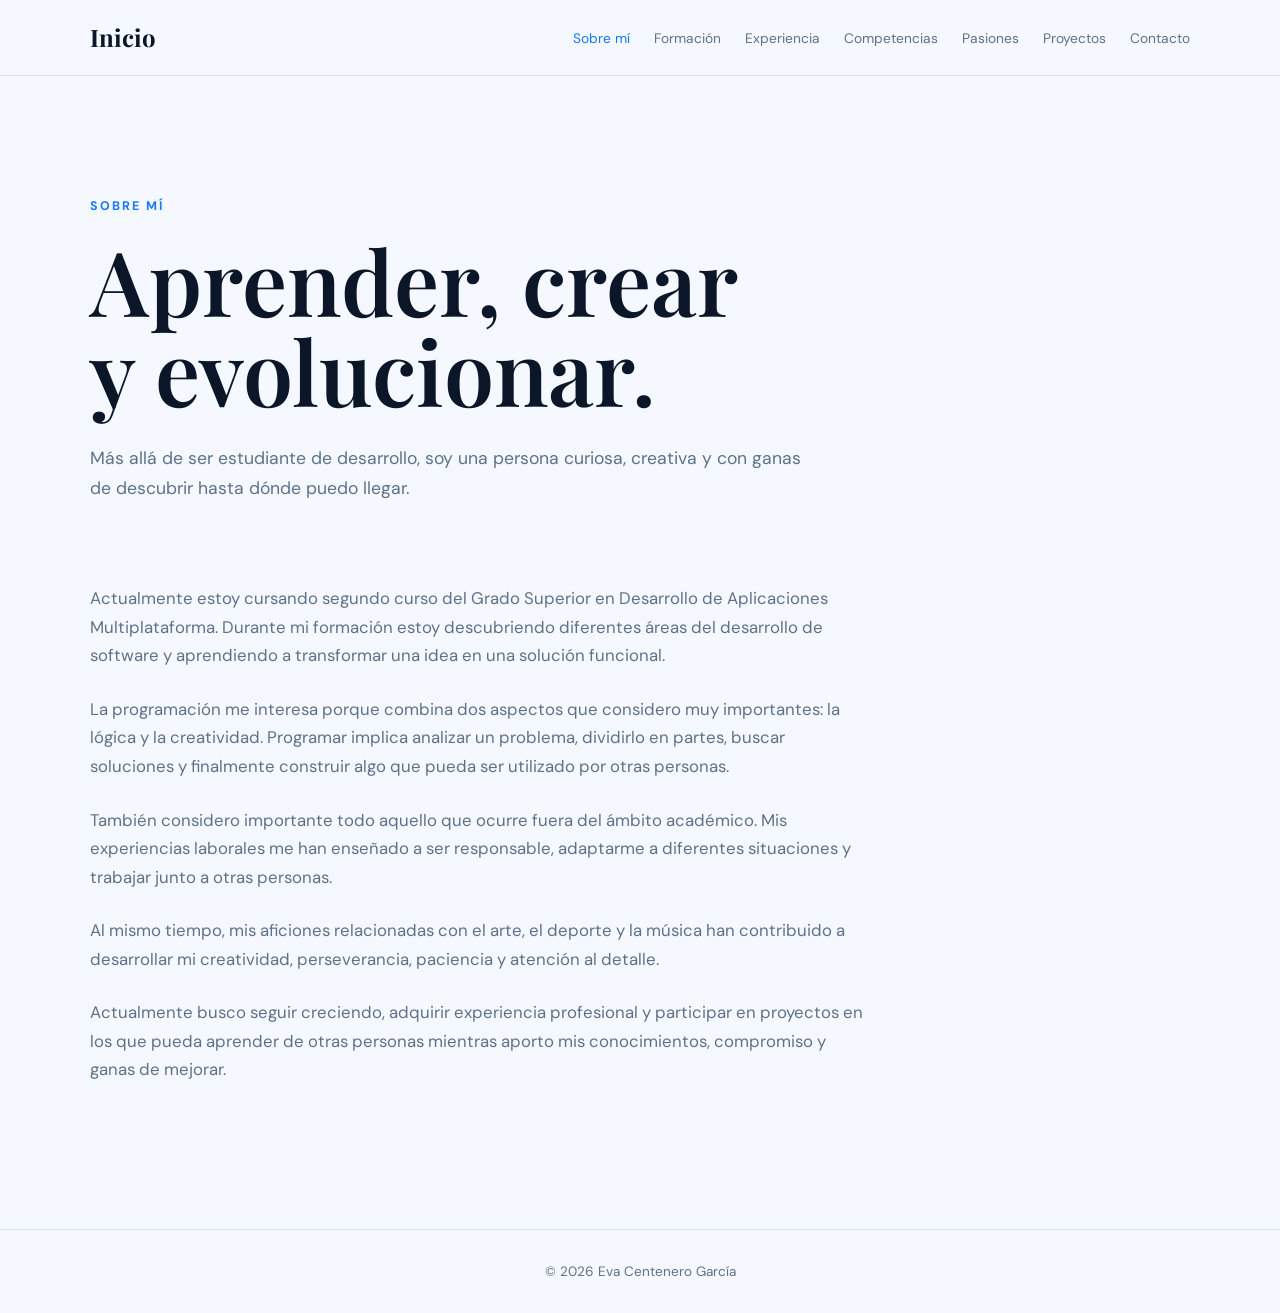
<file: sobre-mi.html>
<!DOCTYPE html>
<html lang="es">

<head>
    <meta charset="UTF-8">
    <meta name="viewport" content="width=device-width, initial-scale=1.0">

    <title>Sobre mí | Eva Centenero</title>

    <link rel="stylesheet" href="css.css">
</head>

<body>

<header class="header">

    <nav class="nav container">

        <a href="index.html" class="logo">
            Inicio
        </a>

        <ul class="nav-links">
            <li><a class="active" href="sobre-mi.html">Sobre mí</a></li>
            <li><a href="formacion.html">Formación</a></li>
            <li><a href="experiencia.html">Experiencia</a></li>
            <li><a href="competencias.html">Competencias</a></li>
            <li><a href="pasiones.html">Pasiones</a></li>
            <li><a href="proyectos.html">Proyectos</a></li>
            <li><a href="contacto.html">Contacto</a></li>
        </ul>

    </nav>

</header>


<main class="page">

    <section class="page-header container">

        <p class="eyebrow">SOBRE MÍ</p>

        <h1>
            Aprender, crear<br>
            y evolucionar.
        </h1>

        <p>
            Más allá de ser estudiante de desarrollo, soy una persona
            curiosa, creativa y con ganas de descubrir hasta dónde puedo
            llegar.
        </p>

    </section>


    <section class="content-section container">

        <div class="text-content">

            <p>
                Actualmente estoy cursando segundo curso del Grado Superior
                en Desarrollo de Aplicaciones Multiplataforma. Durante mi
                formación estoy descubriendo diferentes áreas del desarrollo
                de software y aprendiendo a transformar una idea en una
                solución funcional.
            </p>

            <p>
                La programación me interesa porque combina dos aspectos que
                considero muy importantes: la lógica y la creatividad.
                Programar implica analizar un problema, dividirlo en partes,
                buscar soluciones y finalmente construir algo que pueda ser
                utilizado por otras personas.
            </p>

            <p>
                También considero importante todo aquello que ocurre fuera
                del ámbito académico. Mis experiencias laborales me han
                enseñado a ser responsable, adaptarme a diferentes situaciones
                y trabajar junto a otras personas.
            </p>

            <p>
                Al mismo tiempo, mis aficiones relacionadas con el arte,
                el deporte y la música han contribuido a desarrollar mi
                creatividad, perseverancia, paciencia y atención al detalle.
            </p>

            <p>
                Actualmente busco seguir creciendo, adquirir experiencia
                profesional y participar en proyectos en los que pueda
                aprender de otras personas mientras aporto mis conocimientos,
                compromiso y ganas de mejorar.
            </p>

        </div>

    </section>

</main>


<footer class="footer">
    <p>© 2026 Eva Centenero García</p>
</footer>

</body>
</html>
</file>
<file: css.css>
@import url('https://fonts.googleapis.com/css2?family=DM+Sans:wght@400;500;600;700&family=Playfair+Display:wght@500;600;700&display=swap');


:root {
    --background: #f5f9ff;
    --background-dark: #e8f0fa;

    --text: #0b1628;
    --text-light: #5f7188;

    --pink: #1677ff;
    --pink-light: #dbeafe;

    --green: #38bdf8;
    --blue: #2563eb;

    --white: #ffffff;
    --border: #d6e2f0;
}




* {
    margin: 0;
    padding: 0;
    box-sizing: border-box;
}


html {
    scroll-behavior: smooth;
}


body {
    background: var(--background);
    color: var(--text);

    font-family: "DM Sans", sans-serif;

    line-height: 1.7;
}


a {
    text-decoration: none;
    color: inherit;
}


.container {
    width: min(1100px, 90%);
    margin: auto;
}




.header {
    position: sticky;
    top: 0;

    z-index: 100;

    background: rgba(245, 249, 255, 0.94);

    backdrop-filter: blur(14px);

    border-bottom: 1px solid var(--border);
}


.nav {
    min-height: 75px;

    display: flex;

    align-items: center;

    justify-content: space-between;
}


.logo {
    font-family: "Playfair Display", serif;

    font-size: 1.5rem;

    font-weight: 700;

    color: var(--text);
}


.nav-links {
    list-style: none;

    display: flex;

    align-items: center;

    gap: 24px;
}


.nav-links a {
    font-size: 0.86rem;

    color: var(--text-light);

    transition: 0.3s;
}


.nav-links a:hover,
.nav-links a.active {
    color: var(--pink);
}



.hero {
    min-height: calc(100vh - 75px);

    display: flex;

    align-items: center;

    position: relative;

    overflow: hidden;
}


.hero::after {
    content: "";

    position: absolute;

    width: 500px;
    height: 500px;

    border-radius: 50%;

    background: var(--pink-light);

    right: -180px;
    top: 100px;

    opacity: 0.7;

    z-index: -1;

    filter: blur(2px);
}


.hero-content {
    padding: 100px 0;
}


.eyebrow {
    color: var(--pink);

    font-size: 0.78rem;

    font-weight: 700;

    letter-spacing: 2px;

    text-transform: uppercase;

    margin-bottom: 18px;
}


h1,
h2,
h3 {
    font-weight: 600;
}


h1,
h2 {
    font-family: "Playfair Display", serif;
}


.hero h1 {
    font-size: clamp(3.5rem, 8vw, 7rem);

    line-height: 0.98;

    max-width: 900px;

    margin-bottom: 35px;
}


.hero h1 span {
    color: var(--pink);
}


.hero-text {
    max-width: 700px;

    color: var(--text-light);

    font-size: 1.15rem;

    margin-bottom: 35px;
}


.hero-buttons {
    display: flex;

    gap: 15px;

    flex-wrap: wrap;
}


.btn {
    display: inline-block;

    padding: 13px 26px;

    border-radius: 50px;

    background: var(--text);

    color: white;

    transition: 0.3s;

    border: 1px solid var(--text);
}


.btn:hover {
    transform: translateY(-3px);

    background: var(--pink);

    border-color: var(--pink);

    box-shadow: 0 10px 25px rgba(22, 119, 255, 0.20);
}


.btn-outline {
    color: var(--text);

    background: transparent;

    border: 1px solid var(--border);
}


.btn-outline:hover {
    color: var(--pink);

    background: var(--pink-light);

    border-color: var(--pink);
}


/* =========================
   INTRO
========================= */

.intro-section {
    padding: 130px 0;

    background: var(--background-dark);
}


.intro-section h2 {
    max-width: 850px;

    font-size: clamp(2.5rem, 5vw, 4.3rem);

    line-height: 1.1;

    margin-bottom: 35px;
}


.intro-section p {
    max-width: 760px;

    color: var(--text-light);

    margin-bottom: 18px;

    font-size: 1.05rem;
}


/* =========================
   TARJETAS PRINCIPALES
========================= */

.home-cards {
    padding: 110px 0;
}


.cards-grid {
    display: grid;

    grid-template-columns: repeat(3, 1fr);

    gap: 20px;
}


.home-card {
    min-height: 280px;

    padding: 30px;

    display: flex;

    flex-direction: column;

    justify-content: flex-end;

    background: var(--white);

    border: 1px solid var(--border);

    border-radius: 20px;

    transition: 0.3s;

    box-shadow: 0 5px 20px rgba(11, 22, 40, 0.03);
}


.home-card:hover {
    transform: translateY(-7px);

    border-color: var(--pink);

    box-shadow: 0 15px 40px rgba(37, 99, 235, 0.10);
}


.home-card span {
    color: var(--pink);

    margin-bottom: auto;
}


.home-card h3 {
    font-family: "Playfair Display", serif;

    font-size: 1.8rem;

    margin-bottom: 10px;
}


.home-card p {
    color: var(--text-light);
}


/* =========================
   PÁGINAS
========================= */

.page {
    min-height: calc(100vh - 75px);
}


.page-header {
    padding-top: 120px;

    padding-bottom: 80px;
}


.page-header h1 {
    font-size: clamp(3rem, 7vw, 6rem);

    line-height: 1;

    margin-bottom: 30px;
}


.page-header > p:last-child {
    max-width: 720px;

    color: var(--text-light);

    font-size: 1.1rem;
}


/* =========================
   TEXTO
========================= */

.content-section {
    padding-bottom: 120px;
}


.text-content {
    max-width: 780px;
}


.text-content p {
    margin-bottom: 25px;

    color: var(--text-light);

    font-size: 1.05rem;
}


.skills-text {
    max-width: 800px;

    margin-top: 90px;

    padding: 40px;

    background: var(--background-dark);

    border-radius: 20px;

    border: 1px solid var(--border);
}


.skills-text h2 {
    font-size: 2rem;

    margin-bottom: 15px;
}


.skills-text p {
    color: var(--text-light);
}


/* =========================
   FORMACIÓN
========================= */
.timelineitem1 {
    display: grid;

    grid-template-columns: 150px 1fr;

    gap: 50px;

    padding: 50px 0;

    border-top: 1px solid var(--border);
}
.timeline-item {
    display: grid;

    grid-template-columns: 150px 1fr;

    gap: 50px;

    padding: 50px 0;

    border-top: 1px solid var(--border);
}
.timelinedate1 {
    color: var(--pink);

    font-weight: 700;

    font-size: 0.85rem;
}

.timeline-date {
    color: var(--pink);

    font-weight: 700;

    font-size: 0.85rem;
}


.timeline-item h2 {
    font-size: 2.4rem;

    margin-bottom: 10px;
}


.timeline-item h3 {
    margin-bottom: 25px;

    color: var(--pink);
}


.timeline-item p {
    max-width: 750px;

    color: var(--text-light);

    margin-bottom: 20px;
}


/* =========================
   EXPERIENCIA
========================= */

.experience {
    padding: 45px;

    margin-bottom: 25px;

    background: var(--white);

    border: 1px solid var(--border);

    border-radius: 20px;

    box-shadow: 0 5px 20px rgba(11, 22, 40, 0.03);

    transition: 0.3s;
}


.experience:hover {
    border-color: var(--pink);

    box-shadow: 0 15px 40px rgba(37, 99, 235, 0.08);
}


.experience-top {
    display: flex;

    justify-content: space-between;

    gap: 30px;

    margin-bottom: 25px;
}


.experience h2 {
    font-size: 2.2rem;
}


.experience h3 {
    color: var(--pink);

    margin-top: 5px;
}


.experience-date {
    color: var(--text-light);

    white-space: nowrap;
}


.experience p {
    max-width: 800px;

    color: var(--text-light);

    margin-bottom: 18px;
}


/* =========================
   COMPETENCIAS
========================= */

.competence-section {
    padding-bottom: 120px;
}


.competence-grid {
    display: grid;

    grid-template-columns: repeat(2, 1fr);

    gap: 20px;
}


.competence-card {
    padding: 35px;

    min-height: 260px;

    background: var(--white);

    border: 1px solid var(--border);

    border-radius: 20px;

    transition: 0.3s;
}


.competence-card:hover {
    border-color: var(--pink);

    transform: translateY(-5px);

    box-shadow: 0 15px 40px rgba(37, 99, 235, 0.08);
}


.competence-card h2 {
    font-size: 1.8rem;

    margin-bottom: 15px;
}


.competence-card p {
    color: var(--text-light);
}


/* =========================
   PASIONES
========================= */

.passions-page {
    padding-bottom: 120px;
}


.passion-large {
    display: grid;

    grid-template-columns: 120px 1fr;

    gap: 45px;

    padding: 60px 0;

    border-top: 1px solid var(--border);
}


.passion-number {
    font-size: 0.9rem;

    color: var(--pink);

    font-weight: 700;
}


.passion-large h2 {
    font-size: 3rem;

    margin-bottom: 20px;
}


.passion-large p {
    max-width: 750px;

    color: var(--text-light);

    margin-bottom: 20px;
}


.passion-large strong {
    display: block;

    color: var(--pink);

    font-size: 0.9rem;

    letter-spacing: 0.5px;
}


.passions-conclusion {
    margin-top: 70px;

    padding: 60px;

    background: var(--text);

    color: white;

    border-radius: 25px;

    position: relative;

    overflow: hidden;
}


.passions-conclusion::after {
    content: "";

    position: absolute;

    width: 250px;
    height: 250px;

    border-radius: 50%;

    background: var(--pink);

    right: -100px;
    bottom: -120px;

    opacity: 0.25;

    filter: blur(20px);
}


.passions-conclusion h2 {
    max-width: 700px;

    font-size: 3rem;

    margin-bottom: 20px;

    position: relative;

    z-index: 1;
}


.passions-conclusion p {
    max-width: 700px;

    color: #cbd5e1;

    font-size: 1.05rem;

    position: relative;

    z-index: 1;
}


/* =========================
   PROYECTOS
========================= */

.projects {
    padding-bottom: 120px;
}


.project {
    display: grid;

    grid-template-columns: 100px 1fr;

    gap: 40px;

    padding: 55px 0;

    border-top: 1px solid var(--border);
}


.project-number {
    color: var(--pink);

    font-weight: 700;
}


.project-type {
    color: var(--pink);

    font-size: 0.75rem;

    font-weight: 700;

    letter-spacing: 2px;
}


.project h2 {
    font-size: 2.8rem;

    margin: 12px 0 20px;
}


.project p {
    max-width: 750px;

    color: var(--text-light);

    margin-bottom: 18px;
}


.technologies {
    display: flex;

    gap: 10px;

    flex-wrap: wrap;

    margin: 25px 0;
}


.technologies span {
    padding: 7px 13px;

    border-radius: 50px;

    background: var(--background-dark);

    border: 1px solid var(--border);

    color: var(--text);

    font-size: 0.8rem;

    transition: 0.3s;
}


.technologies span:hover {
    background: var(--pink-light);

    border-color: var(--pink);

    color: var(--pink);
}


.project-link {
    color: var(--pink);

    font-weight: 600;

    transition: 0.3s;
}


.project-link:hover {
    color: var(--blue);
}


.project-note {
    padding: 50px;

    background: var(--pink-light);

    border-radius: 20px;

    margin-top: 30px;

    border: 1px solid #bfdbfe;
}


.project-note h2 {
    margin-bottom: 15px;
}


.project-note p {
    color: var(--text-light);
}


/* =========================
   IDIOMAS
========================= */

.languages-page {
    display: grid;

    grid-template-columns: repeat(2, 1fr);

    gap: 25px;

    padding-bottom: 120px;
}


.language-big {
    min-height: 350px;

    padding: 40px;

    background: var(--white);

    border: 1px solid var(--border);

    border-radius: 20px;

    transition: 0.3s;
}


.language-big:hover {
    border-color: var(--pink);

    box-shadow: 0 15px 40px rgba(37, 99, 235, 0.08);

    transform: translateY(-5px);
}


.language-big > span {
    color: var(--pink);

    font-weight: 700;
}


.language-big h2 {
    font-size: 3rem;

    margin-top: 70px;
}


.language-big > p {
    color: var(--pink);

    font-weight: 600;
}


.language-description {
    margin-top: 30px;

    color: var(--text-light);
}


/* =========================
   CONTACTO
========================= */

.contact-content {
    display: grid;

    grid-template-columns: 1fr 1fr;

    gap: 80px;

    padding-bottom: 120px;
}


.contact-content h2 {
    font-size: 3rem;

    margin-bottom: 20px;
}


.contact-content p {
    color: var(--text-light);

    max-width: 600px;
}


.contact-links {
    display: flex;

    flex-direction: column;

    gap: 20px;
}


.contact-links a {
    padding: 25px;

    background: var(--white);

    border: 1px solid var(--border);

    border-radius: 15px;

    transition: 0.3s;
}


.contact-links a:hover {
    border-color: var(--pink);

    transform: translateX(5px);

    box-shadow: 0 10px 30px rgba(37, 99, 235, 0.08);
}


.contact-links span {
    display: block;

    color: var(--pink);

    font-size: 0.75rem;

    text-transform: uppercase;

    letter-spacing: 2px;

    font-weight: 700;

    margin-bottom: 5px;
}


/* =========================
   FOOTER
========================= */

.footer {
    padding: 30px;

    border-top: 1px solid var(--border);

    text-align: center;

    color: var(--text-light);

    font-size: 0.85rem;

    background: var(--background);
}


/* =========================
   EFECTOS TECNOLÓGICOS
========================= */

::selection {
    background: var(--pink);

    color: white;
}


::-webkit-scrollbar {
    width: 9px;
}


::-webkit-scrollbar-track {
    background: var(--background);
}


::-webkit-scrollbar-thumb {
    background: #b8cbe3;

    border-radius: 10px;
}


::-webkit-scrollbar-thumb:hover {
    background: var(--pink);
}


/* =========================
   RESPONSIVE
========================= */

@media (max-width: 900px) {

    .nav-links {
        gap: 12px;
    }


    .nav-links a {
        font-size: 0.75rem;
    }


    .cards-grid {
        grid-template-columns: repeat(2, 1fr);
    }

}


@media (max-width: 700px) {

    .nav {
        min-height: 65px;
    }


    .nav-links {
        display: none;
    }


    .hero-content {
        padding: 70px 0;
    }


    .hero h1 {
        font-size: 3.5rem;
    }


    .cards-grid,
    .competence-grid,
    .languages-page,
    .contact-content {
        grid-template-columns: 1fr;
    }


    .timeline-item,
    .passion-large,
    .project {
        grid-template-columns: 1fr;

        gap: 20px;
    }


    .passion-large h2 {
        font-size: 2.5rem;
    }


    .experience-top {
        flex-direction: column;
    }


    .passions-conclusion {
        padding: 35px;
    }


    .passions-conclusion h2 {
        font-size: 2.3rem;
    }

}
</file>
